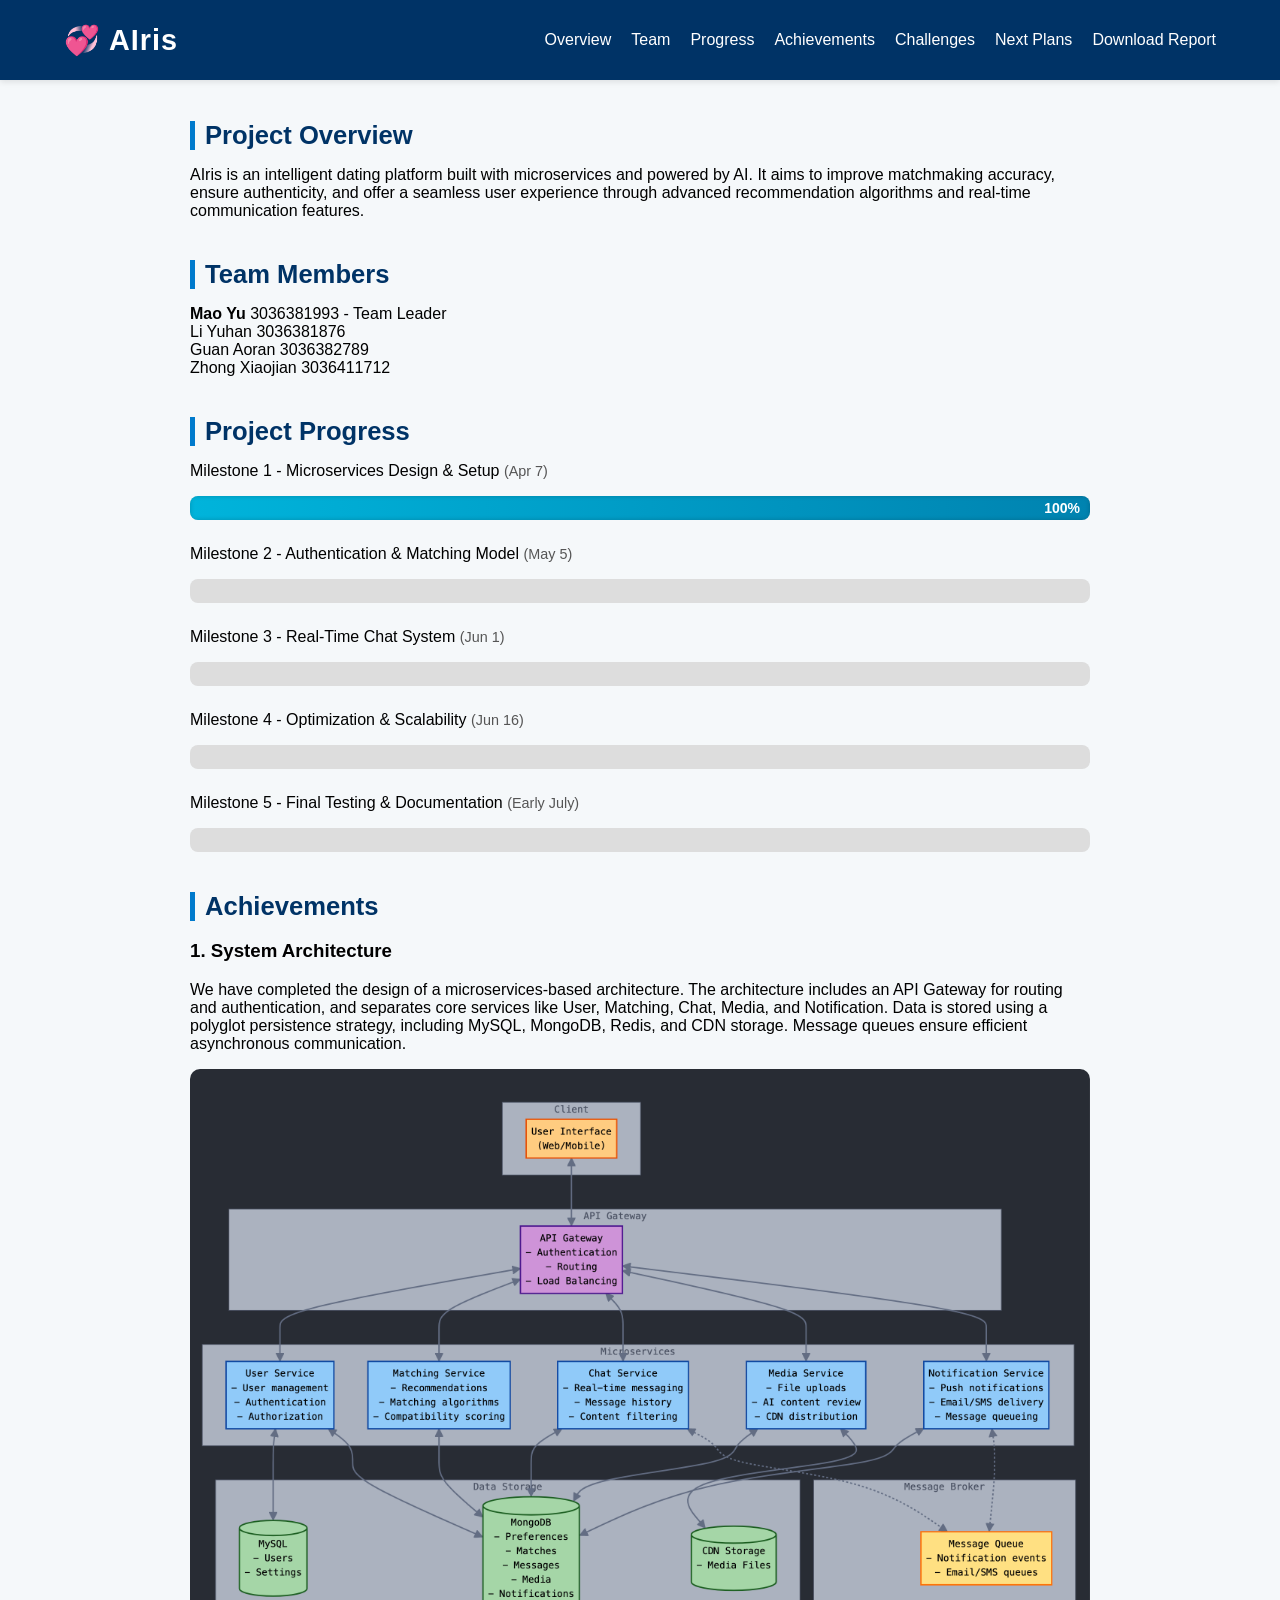
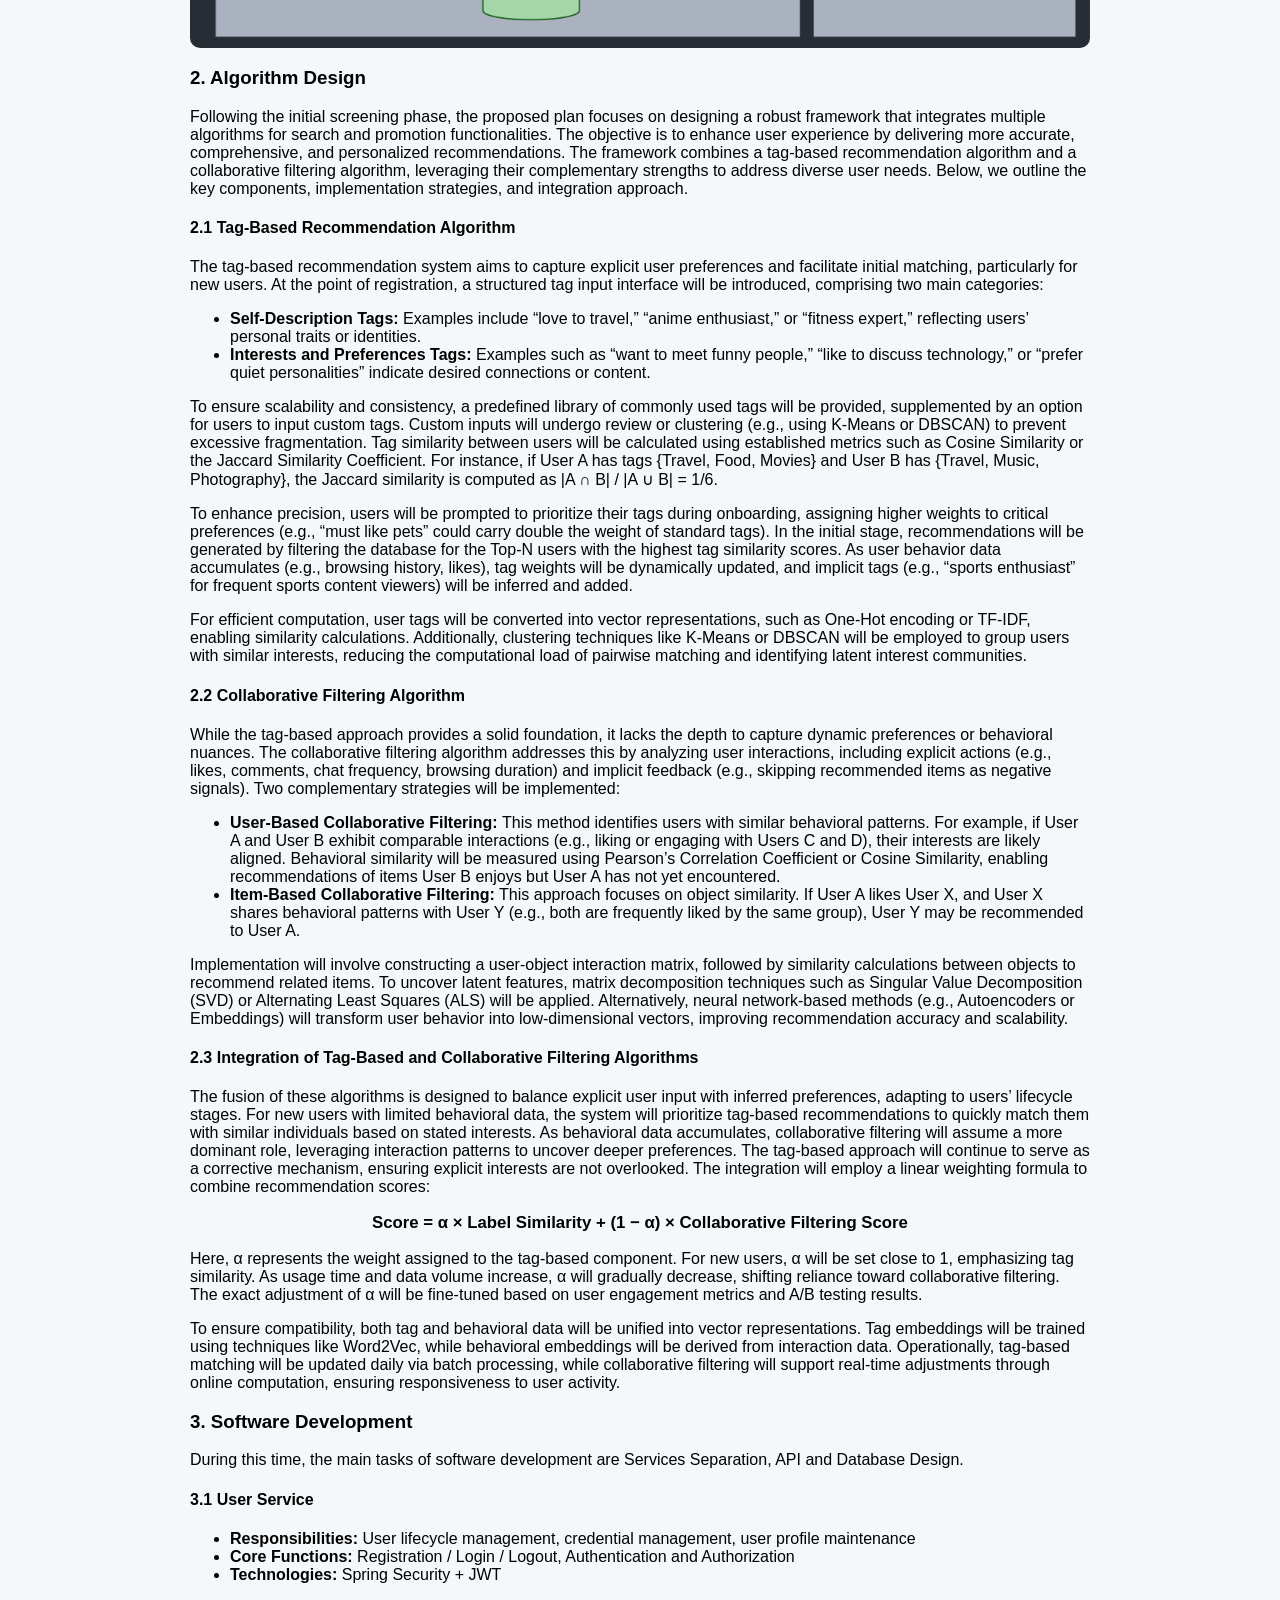
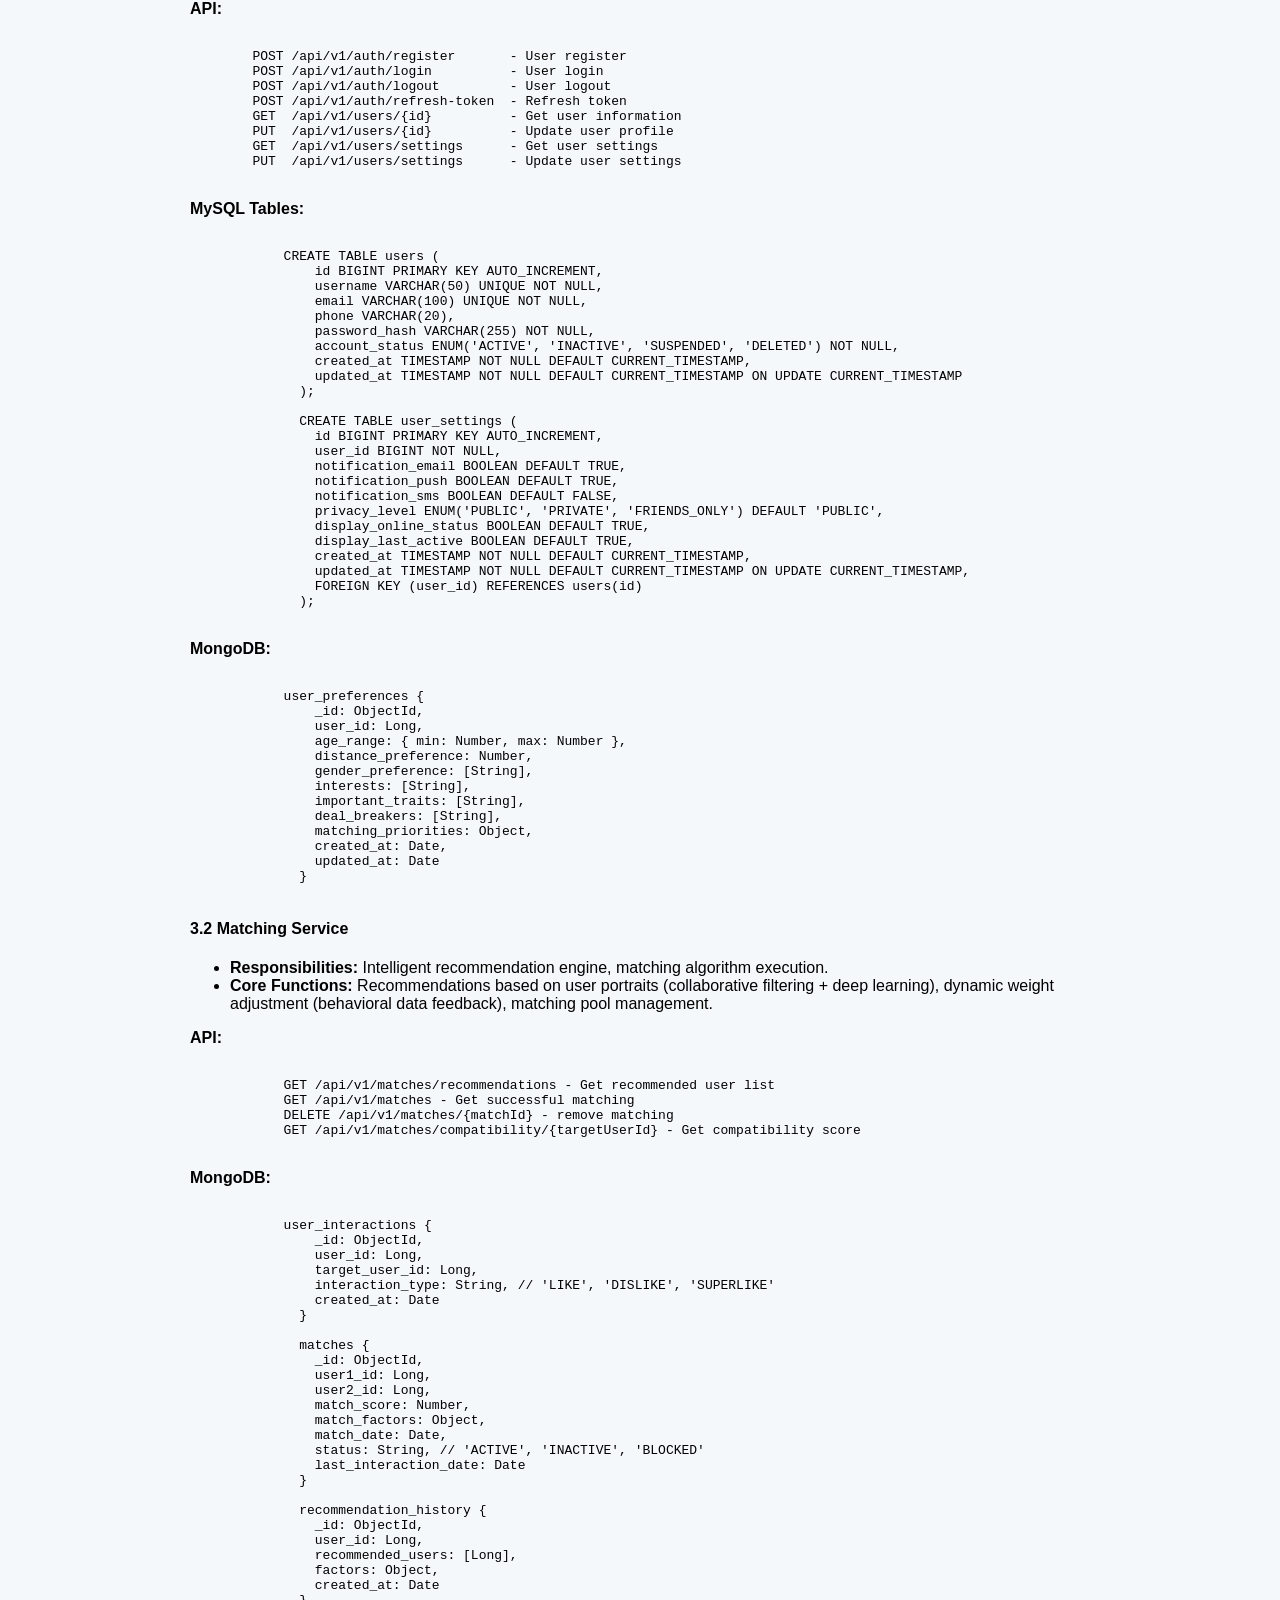
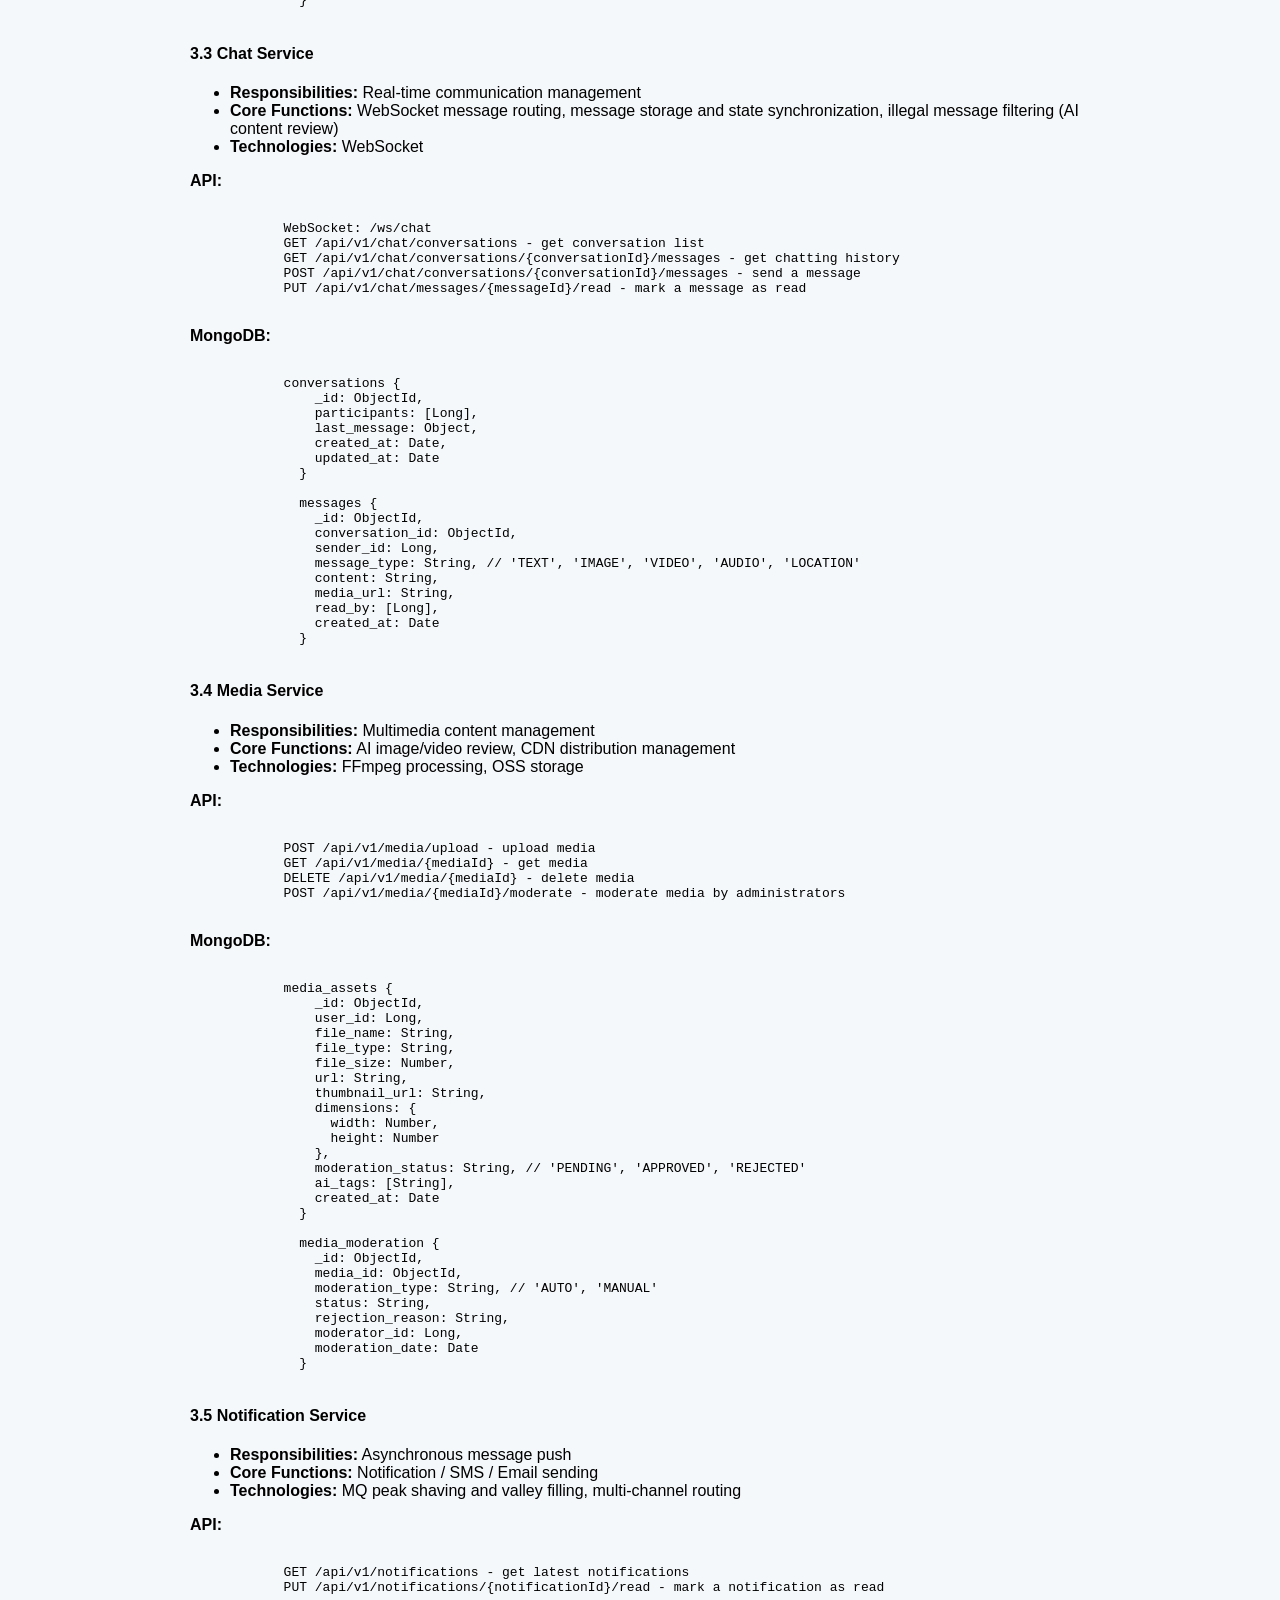
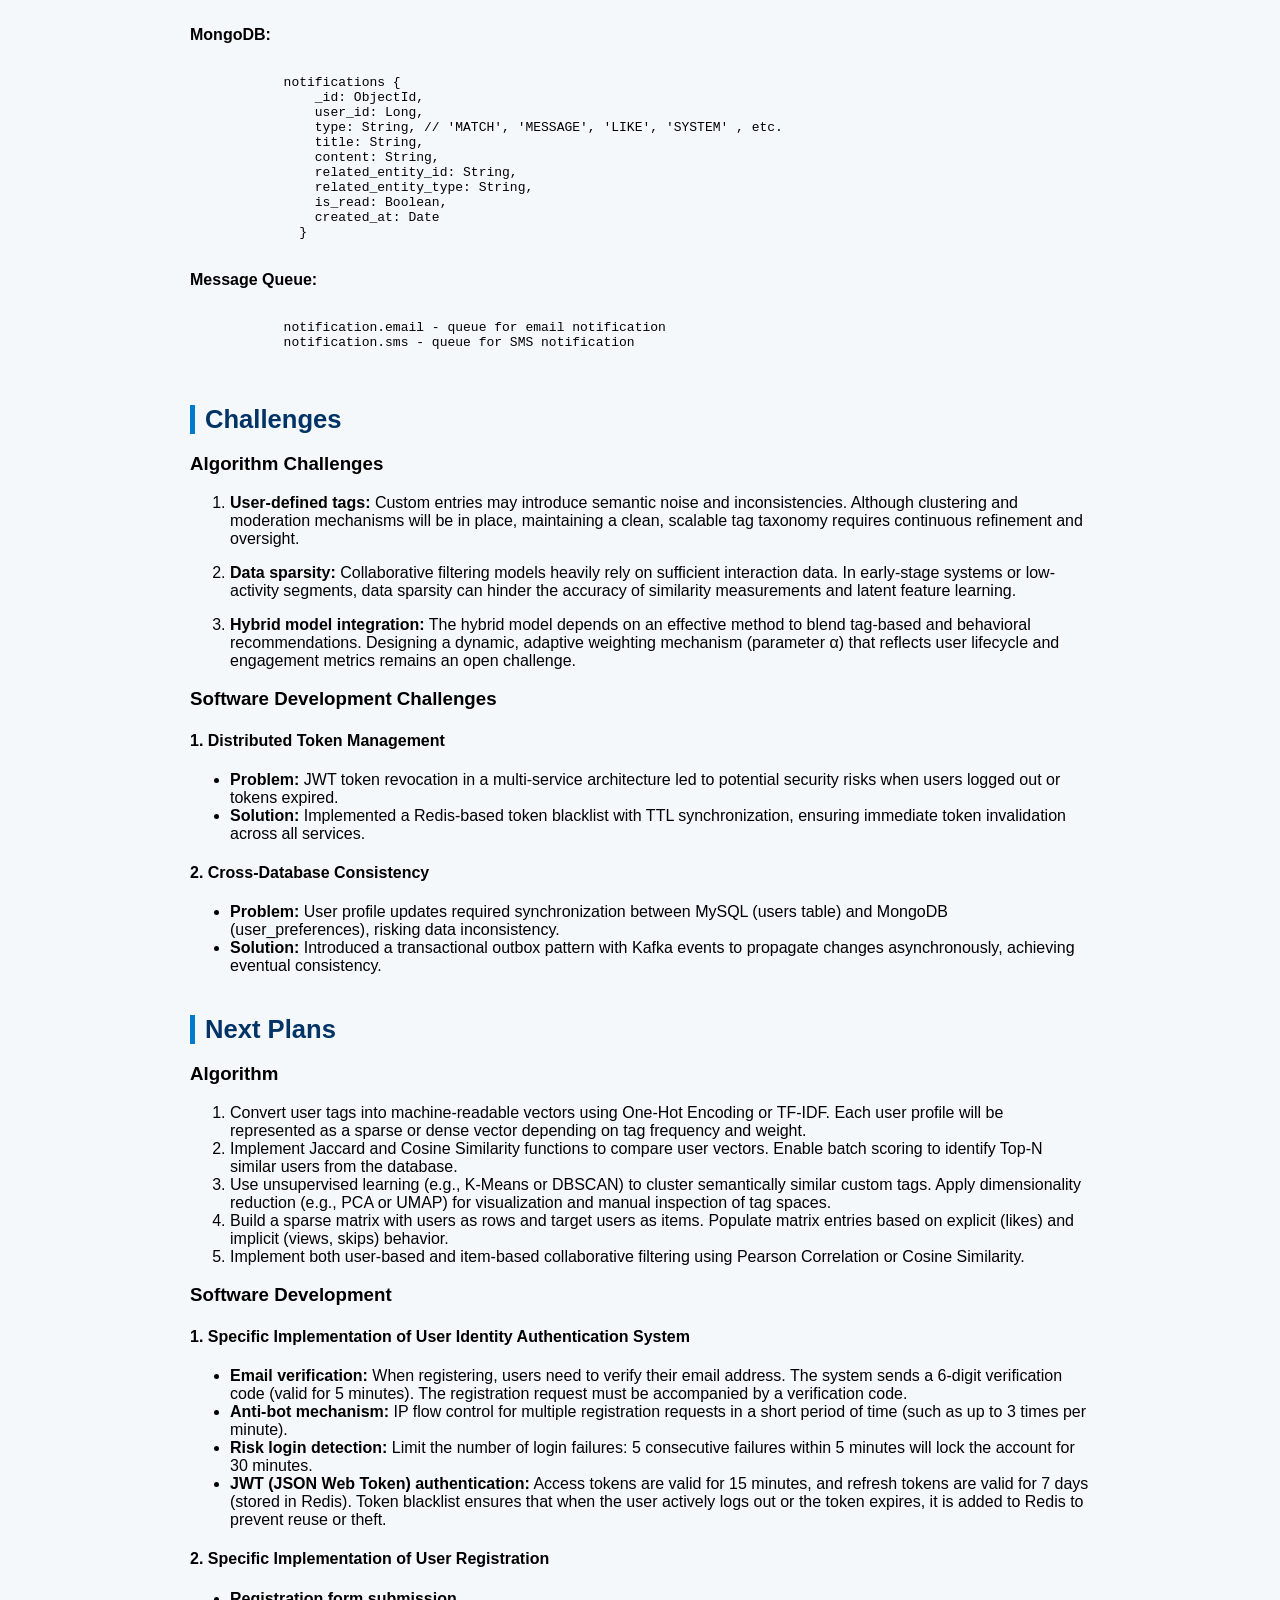
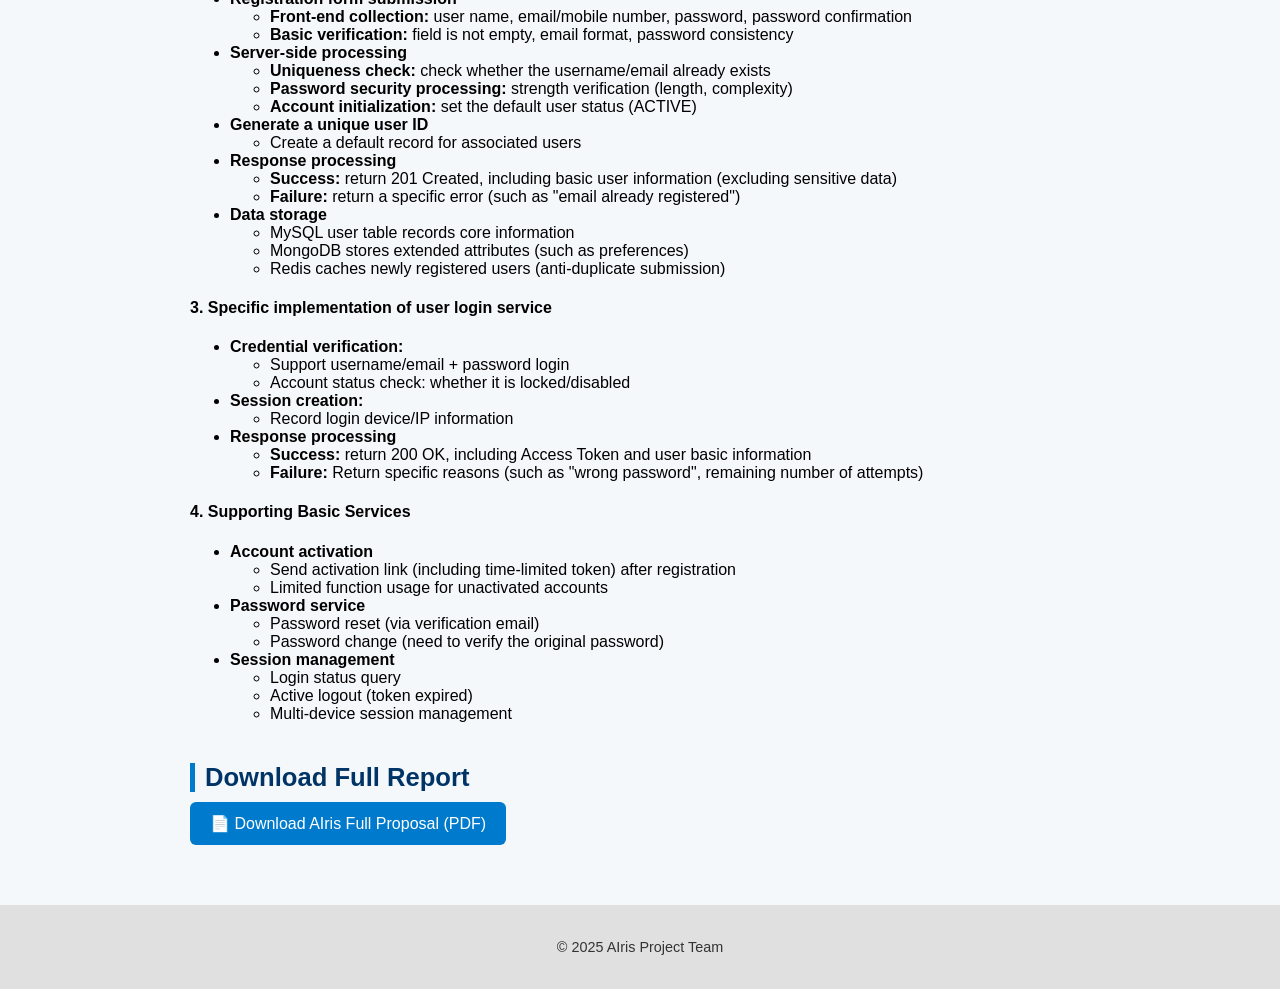
<file: index.html>
<!DOCTYPE html>
<html lang="en">
<head>
  <meta charset="UTF-8" />
  <meta name="viewport" content="width=device-width, initial-scale=1.0"/>
  <title>AIris Project Progress</title>
  <link rel="stylesheet" href="style.css" />
  <script defer src="script.js"></script>
</head>
<body>
  <header>
    <nav>
      <div class="logo">💞 AIris</div>
      <div class="menu-toggle">
        <span></span>
        <span></span>
        <span></span>
      </div>
      <ul>
        <li><a href="#overview">Overview</a></li>
        <li><a href="#team">Team</a></li>
        <li><a href="#progress">Progress</a></li>
        <li><a href="#achievements">Achievements</a></li>
        <li><a href="#challenges">Challenges</a></li>
        <li><a href="#next-plan">Next Plans</a></li>
        <li><a href="#report"> Download Report</a></li>
      </ul>
    </nav>
  </header>

  <main class="container">
    <section id="overview">
      <h2>Project Overview</h2>
      <p>AIris is an intelligent dating platform built with microservices and powered by AI. It aims to improve matchmaking accuracy, ensure authenticity, and offer a seamless user experience through advanced recommendation algorithms and real-time communication features.</p>
    </section>

    <section id="team">
        <h2>Team Members</h2>
        <ul class="team">
          <li><strong>Mao Yu </strong>3036381993 - Team Leader</li>
          <li>Li Yuhan 3036381876</li>
          <li>Guan Aoran 3036382789</li>
          <li>Zhong Xiaojian 3036411712</li>
        </ul>
      </section>

    <section id="progress">
        <h2>Project Progress</h2>
  
        <div class="milestone">
          <p>Milestone 1 - Microservices Design & Setup <span class="time"> (Apr 7)</span></p>
          <div class="progress-bar"><div data-percentage="100"><span></span></div></div>
        </div>
        <div class="milestone">
          <p>Milestone 2 - Authentication & Matching Model <span class="time">(May 5)</span></p>
          <div class="progress-bar"><div data-percentage="0"><span></span></div></div>
        </div>
        <div class="milestone">
          <p>Milestone 3 - Real-Time Chat System <span class="time">(Jun 1)</span></p>
          <div class="progress-bar"><div data-percentage="0"><span></span></div></div>
        </div>
        <div class="milestone">
          <p>Milestone 4 - Optimization & Scalability <span class="time">(Jun 16)</span></p>
          <div class="progress-bar"><div data-percentage="0"><span></span></div></div>
        </div>
        <div class="milestone">
          <p>Milestone 5 - Final Testing & Documentation <span class="time">(Early July)</span></p>
          <div class="progress-bar"><div data-percentage="0"><span></span></div></div>
        </div>
      </section>

    <section id="achievements">
        <h2>Achievements</h2>
      
        <h3>1. System Architecture</h3>
        <p>We have completed the design of a microservices-based architecture. The architecture includes an API Gateway for routing and authentication, and separates core services like User, Matching, Chat, Media, and Notification. Data is stored using a polyglot persistence strategy, including MySQL, MongoDB, Redis, and CDN storage. Message queues ensure efficient asynchronous communication.</p>
      
        <div class="diagram">
            <img src="architecture.png" alt="System Architecture Diagram"
                 style="max-width: 100%; height: auto; display: block; margin: 0 auto; border-radius: 10px;" />
        </div>
      
        <h3>2. Algorithm Design</h3>
        <p>Following the initial screening phase, the proposed plan focuses on designing a robust framework that integrates multiple algorithms for search and promotion functionalities. The objective is to enhance user experience by delivering more accurate, comprehensive, and personalized recommendations. The framework combines a tag-based recommendation algorithm and a collaborative filtering algorithm, leveraging their complementary strengths to address diverse user needs. Below, we outline the key components, implementation strategies, and integration approach.</p>

        <h4>2.1 Tag-Based Recommendation Algorithm</h4>
        <p>The tag-based recommendation system aims to capture explicit user preferences and facilitate initial matching, particularly for new users. At the point of registration, a structured tag input interface will be introduced, comprising two main categories:</p>
        <ul>
        <li>
            <strong>Self-Description Tags:</strong> Examples include “love to travel,” “anime enthusiast,” or “fitness expert,” reflecting users’ personal traits or identities.
        </li>
        <li>
            <strong>Interests and Preferences Tags:</strong> Examples such as “want to meet funny people,” “like to discuss technology,” or “prefer quiet personalities” indicate desired connections or content.
        </li>
        </ul>
        <p>To ensure scalability and consistency, a predefined library of commonly used tags will be provided, supplemented by an option for users to input custom tags. Custom inputs will undergo review or clustering (e.g., using K-Means or DBSCAN) to prevent excessive fragmentation. Tag similarity between users will be calculated using established metrics such as Cosine Similarity or the Jaccard Similarity Coefficient. For instance, if User A has tags {Travel, Food, Movies} and User B has {Travel, Music, Photography}, the Jaccard similarity is computed as |A ∩ B| / |A ∪ B| = 1/6.</p>
        <p>To enhance precision, users will be prompted to prioritize their tags during onboarding, assigning higher weights to critical preferences (e.g., “must like pets” could carry double the weight of standard tags). In the initial stage, recommendations will be generated by filtering the database for the Top-N users with the highest tag similarity scores. As user behavior data accumulates (e.g., browsing history, likes), tag weights will be dynamically updated, and implicit tags (e.g., “sports enthusiast” for frequent sports content viewers) will be inferred and added.</p>
        <p>For efficient computation, user tags will be converted into vector representations, such as One-Hot encoding or TF-IDF, enabling similarity calculations. Additionally, clustering techniques like K-Means or DBSCAN will be employed to group users with similar interests, reducing the computational load of pairwise matching and identifying latent interest communities.</p>
        

        <h4>2.2 Collaborative Filtering Algorithm</h4>
        <p>While the tag-based approach provides a solid foundation, it lacks the depth to capture dynamic preferences or behavioral nuances. The collaborative filtering algorithm addresses this by analyzing user interactions, including explicit actions (e.g., likes, comments, chat frequency, browsing duration) and implicit feedback (e.g., skipping recommended items as negative signals). Two complementary strategies will be implemented:</p>
        <ul>
        <li>
            <strong>User-Based Collaborative Filtering: </strong> This method identifies users with similar behavioral patterns. For example, if User A and User B exhibit comparable interactions (e.g., liking or engaging with Users C and D), their interests are likely aligned. Behavioral similarity will be measured using Pearson’s Correlation Coefficient or Cosine Similarity, enabling recommendations of items User B enjoys but User A has not yet encountered.
        </li>
        <li>
            <strong>Item-Based Collaborative Filtering:</strong> This approach focuses on object similarity. If User A likes User X, and User X shares behavioral patterns with User Y (e.g., both are frequently liked by the same group), User Y may be recommended to User A.
        </li>
        </ul>
        <p>Implementation will involve constructing a user-object interaction matrix, followed by similarity calculations between objects to recommend related items. To uncover latent features, matrix decomposition techniques such as Singular Value Decomposition (SVD) or Alternating Least Squares (ALS) will be applied. Alternatively, neural network-based methods (e.g., Autoencoders or Embeddings) will transform user behavior into low-dimensional vectors, improving recommendation accuracy and scalability. </p>
        
        <h4>2.3 Integration of Tag-Based and Collaborative Filtering Algorithms</h4>
        <p>The fusion of these algorithms is designed to balance explicit user input with inferred preferences, adapting to users’ lifecycle stages. For new users with limited behavioral data, the system will prioritize tag-based recommendations to quickly match them with similar individuals based on stated interests. As behavioral data accumulates, collaborative filtering will assume a more dominant role, leveraging interaction patterns to uncover deeper preferences. The tag-based approach will continue to serve as a corrective mechanism, ensuring explicit interests are not overlooked. The integration will employ a linear weighting formula to combine recommendation scores:</p>
        <p style="text-align: center; font-weight: bold; font-size: 1.05em;">
            Score = α × Label Similarity + (1 − α) × Collaborative Filtering Score
        </p> 
        <p>Here, α represents the weight assigned to the tag-based component. For new users, α will be set close to 1, emphasizing tag similarity. As usage time and data volume increase, α will gradually decrease, shifting reliance toward collaborative filtering. The exact adjustment of α will be fine-tuned based on user engagement metrics and A/B testing results.</p>
        <p>To ensure compatibility, both tag and behavioral data will be unified into vector representations. Tag embeddings will be trained using techniques like Word2Vec, while behavioral embeddings will be derived from interaction data. Operationally, tag-based matching will be updated daily via batch processing, while collaborative filtering will support real-time adjustments through online computation, ensuring responsiveness to user activity.</p>
        


      
        <h3>3. Software Development</h3>
        <p>During this time, the main tasks of software development are Services Separation, API and Database Design.</p>
        <h4>3.1 User Service</h4>
        <ul>
            <li><strong>Responsibilities:</strong> User lifecycle management, credential management, user profile maintenance</li>
            <li><strong>Core Functions:</strong> Registration / Login / Logout, Authentication and Authorization</li>
            <li><strong>Technologies:</strong> Spring Security + JWT</li>
        </ul>

        <p><strong>API:</strong></p>
        <pre><code>
        POST /api/v1/auth/register       - User register
        POST /api/v1/auth/login          - User login
        POST /api/v1/auth/logout         - User logout
        POST /api/v1/auth/refresh-token  - Refresh token
        GET  /api/v1/users/{id}          - Get user information
        PUT  /api/v1/users/{id}          - Update user profile
        GET  /api/v1/users/settings      - Get user settings
        PUT  /api/v1/users/settings      - Update user settings
        </code></pre>

        <p><strong>MySQL Tables:</strong></p>
        <pre><code>
            CREATE TABLE users (
                id BIGINT PRIMARY KEY AUTO_INCREMENT,
                username VARCHAR(50) UNIQUE NOT NULL,
                email VARCHAR(100) UNIQUE NOT NULL,
                phone VARCHAR(20),
                password_hash VARCHAR(255) NOT NULL,
                account_status ENUM('ACTIVE', 'INACTIVE', 'SUSPENDED', 'DELETED') NOT NULL,
                created_at TIMESTAMP NOT NULL DEFAULT CURRENT_TIMESTAMP,
                updated_at TIMESTAMP NOT NULL DEFAULT CURRENT_TIMESTAMP ON UPDATE CURRENT_TIMESTAMP
              );
              
              CREATE TABLE user_settings (
                id BIGINT PRIMARY KEY AUTO_INCREMENT,
                user_id BIGINT NOT NULL,
                notification_email BOOLEAN DEFAULT TRUE,
                notification_push BOOLEAN DEFAULT TRUE,
                notification_sms BOOLEAN DEFAULT FALSE,
                privacy_level ENUM('PUBLIC', 'PRIVATE', 'FRIENDS_ONLY') DEFAULT 'PUBLIC',
                display_online_status BOOLEAN DEFAULT TRUE,
                display_last_active BOOLEAN DEFAULT TRUE,
                created_at TIMESTAMP NOT NULL DEFAULT CURRENT_TIMESTAMP,
                updated_at TIMESTAMP NOT NULL DEFAULT CURRENT_TIMESTAMP ON UPDATE CURRENT_TIMESTAMP,
                FOREIGN KEY (user_id) REFERENCES users(id)
              );
        </code></pre>
        <p><strong>MongoDB:</strong></p>
        <pre><code>
            user_preferences {
                _id: ObjectId,
                user_id: Long,
                age_range: { min: Number, max: Number },
                distance_preference: Number,
                gender_preference: [String],
                interests: [String],
                important_traits: [String],
                deal_breakers: [String],
                matching_priorities: Object,
                created_at: Date,
                updated_at: Date
              }              
        </code></pre>

        <h4>3.2 Matching Service</h4>
        <ul>
            <li><strong>Responsibilities:</strong> Intelligent recommendation engine, matching algorithm execution.</li>
            <li><strong>Core Functions:</strong> Recommendations based on user portraits (collaborative filtering + deep learning), dynamic weight adjustment (behavioral data feedback), matching pool management.</li>
        </ul>
        <p><strong>API:</strong></p>
        <pre><code>
            GET /api/v1/matches/recommendations - Get recommended user list
            GET /api/v1/matches - Get successful matching
            DELETE /api/v1/matches/{matchId} - remove matching
            GET /api/v1/matches/compatibility/{targetUserId} - Get compatibility score            
        </code></pre>
        <p><strong>MongoDB:</strong></p>
        <pre><code>
            user_interactions {
                _id: ObjectId,
                user_id: Long,
                target_user_id: Long,
                interaction_type: String, // 'LIKE', 'DISLIKE', 'SUPERLIKE'
                created_at: Date
              }
              
              matches {
                _id: ObjectId,
                user1_id: Long,
                user2_id: Long,
                match_score: Number,
                match_factors: Object,
                match_date: Date,
                status: String, // 'ACTIVE', 'INACTIVE', 'BLOCKED'
                last_interaction_date: Date
              }
              
              recommendation_history {
                _id: ObjectId,
                user_id: Long,
                recommended_users: [Long],
                factors: Object,
                created_at: Date
              }                         
        </code></pre>
      
        <h4>3.3 Chat Service</h4>
        <ul>
            <li><strong>Responsibilities:</strong> Real-time communication management</li>
            <li><strong>Core Functions:</strong> WebSocket message routing, message storage and state synchronization, illegal message filtering (AI content review)</li>
            <li><strong>Technologies:</strong> WebSocket</li>
          </ul>
        <p><strong>API:</strong></p>
        <pre><code>
            WebSocket: /ws/chat
            GET /api/v1/chat/conversations - get conversation list
            GET /api/v1/chat/conversations/{conversationId}/messages - get chatting history
            POST /api/v1/chat/conversations/{conversationId}/messages - send a message
            PUT /api/v1/chat/messages/{messageId}/read - mark a message as read
        </code></pre>
        <p><strong>MongoDB:</strong></p>
        <pre><code>
            conversations {
                _id: ObjectId,
                participants: [Long],
                last_message: Object,
                created_at: Date,
                updated_at: Date
              }
              
              messages {
                _id: ObjectId,
                conversation_id: ObjectId,
                sender_id: Long,
                message_type: String, // 'TEXT', 'IMAGE', 'VIDEO', 'AUDIO', 'LOCATION'
                content: String,
                media_url: String,
                read_by: [Long],
                created_at: Date
              }                        
        </code></pre>

        <h4>3.4 Media Service</h4>
        <ul>
            <li><strong>Responsibilities:</strong> Multimedia content management</li>
            <li><strong>Core Functions:</strong> AI image/video review, CDN distribution management</li>
            <li><strong>Technologies:</strong> FFmpeg processing, OSS storage</li>
          </ul>
        <p><strong>API:</strong></p>
        <pre><code>
            POST /api/v1/media/upload - upload media
            GET /api/v1/media/{mediaId} - get media
            DELETE /api/v1/media/{mediaId} - delete media
            POST /api/v1/media/{mediaId}/moderate - moderate media by administrators
        </code></pre>
        <p><strong>MongoDB:</strong></p>
        <pre><code>
            media_assets {
                _id: ObjectId,
                user_id: Long,
                file_name: String,
                file_type: String,
                file_size: Number,
                url: String,
                thumbnail_url: String,
                dimensions: {
                  width: Number,
                  height: Number
                },
                moderation_status: String, // 'PENDING', 'APPROVED', 'REJECTED'
                ai_tags: [String],
                created_at: Date
              }
              
              media_moderation {
                _id: ObjectId,
                media_id: ObjectId,
                moderation_type: String, // 'AUTO', 'MANUAL'
                status: String,
                rejection_reason: String,
                moderator_id: Long,
                moderation_date: Date
              }                          
        </code></pre>

        <h4>3.5 Notification Service</h4>
        <ul>
            <li><strong>Responsibilities:</strong> Asynchronous message push</li>
            <li><strong>Core Functions:</strong> Notification / SMS / Email sending</li>
            <li><strong>Technologies:</strong> MQ peak shaving and valley filling, multi-channel routing</li>
        </ul>
        <p><strong>API:</strong></p>
        <pre><code>
            GET /api/v1/notifications - get latest notifications
            PUT /api/v1/notifications/{notificationId}/read - mark a notification as read
        </code></pre>
        <p><strong>MongoDB:</strong></p>
        <pre><code>
            notifications {
                _id: ObjectId,
                user_id: Long,
                type: String, // 'MATCH', 'MESSAGE', 'LIKE', 'SYSTEM' , etc.
                title: String,
                content: String,
                related_entity_id: String,
                related_entity_type: String,
                is_read: Boolean,
                created_at: Date
              }              
        </code></pre>
        <p><strong>Message Queue:</strong></p>
        <pre><code>
            notification.email - queue for email notification
            notification.sms - queue for SMS notification      
        </code></pre>
      </section>



      <section id="challenges">
        <h2>Challenges</h2>
      
        <h3>Algorithm Challenges</h3>
        <ol>
          <li>
            <p><strong>User-defined tags:</strong> Custom entries may introduce semantic noise and inconsistencies. Although clustering and moderation mechanisms will be in place, maintaining a clean, scalable tag taxonomy requires continuous refinement and oversight.</p>
          </li>
          <li>
            <p><strong>Data sparsity:</strong> Collaborative filtering models heavily rely on sufficient interaction data. In early-stage systems or low-activity segments, data sparsity can hinder the accuracy of similarity measurements and latent feature learning.</p>
          </li>
          <li>
            <p><strong>Hybrid model integration:</strong> The hybrid model depends on an effective method to blend tag-based and behavioral recommendations. Designing a dynamic, adaptive weighting mechanism (parameter α) that reflects user lifecycle and engagement metrics remains an open challenge.</p>
          </li>
        </ol>
      
        <h3>Software Development Challenges</h3>
      
        <h4>1. Distributed Token Management</h4>
        <ul>
          <li><strong>Problem:</strong> JWT token revocation in a multi-service architecture led to potential security risks when users logged out or tokens expired.</li>
          <li><strong>Solution:</strong> Implemented a Redis-based token blacklist with TTL synchronization, ensuring immediate token invalidation across all services.</li>
        </ul>
      
        <h4>2. Cross-Database Consistency</h4>
        <ul>
          <li><strong>Problem:</strong> User profile updates required synchronization between MySQL (users table) and MongoDB (user_preferences), risking data inconsistency.</li>
          <li><strong>Solution:</strong> Introduced a transactional outbox pattern with Kafka events to propagate changes asynchronously, achieving eventual consistency.</li>
        </ul>
      </section>


    <section id="next-plan">
        <h2>Next Plans</h2>
  
        <h3>Algorithm</h3>
        <ol>
        <li>Convert user tags into machine-readable vectors using One-Hot Encoding or TF-IDF. Each user profile will be represented as a sparse or dense vector depending on tag frequency and weight.</li>
        <li>Implement Jaccard and Cosine Similarity functions to compare user vectors. Enable batch scoring to identify Top-N similar users from the database.</li>
        <li>Use unsupervised learning (e.g., K-Means or DBSCAN) to cluster semantically similar custom tags. Apply dimensionality reduction (e.g., PCA or UMAP) for visualization and manual inspection of tag spaces.</li>
        <li>Build a sparse matrix with users as rows and target users as items. Populate matrix entries based on explicit (likes) and implicit (views, skips) behavior.</li>
        <li>Implement both user-based and item-based collaborative filtering using Pearson Correlation or Cosine Similarity.</li>
        </ol>

        <h3>Software Development</h3>
        <h4>1. Specific Implementation of User Identity Authentication System</h4>
        <ul>
        <li><strong>Email verification:</strong> When registering, users need to verify their email address. The system sends a 6-digit verification code (valid for 5 minutes). The registration request must be accompanied by a verification code.</li>
        <li><strong>Anti-bot mechanism:</strong> IP flow control for multiple registration requests in a short period of time (such as up to 3 times per minute).</li>
        <li><strong>Risk login detection:</strong> Limit the number of login failures: 5 consecutive failures within 5 minutes will lock the account for 30 minutes.</li>
        <li><strong>JWT (JSON Web Token) authentication:</strong> Access tokens are valid for 15 minutes, and refresh tokens are valid for 7 days (stored in Redis). Token blacklist ensures that when the user actively logs out or the token expires, it is added to Redis to prevent reuse or theft.</li>
        </ul>
        <h4>2. Specific Implementation of User Registration</h4>
            <ul>
            <li>
                <strong>Registration form submission</strong>
                <ul>
                <li><strong>Front-end collection:</strong> user name, email/mobile number, password, password confirmation</li>
                <li><strong>Basic verification:</strong> field is not empty, email format, password consistency</li>
                </ul>
            </li>

            <li>
                <strong>Server-side processing</strong>
                <ul>
                <li><strong>Uniqueness check:</strong> check whether the username/email already exists</li>
                <li><strong>Password security processing:</strong> strength verification (length, complexity)</li>
                <li><strong>Account initialization:</strong> set the default user status (ACTIVE)</li>
                </ul>
            </li>

            <li>
                <strong>Generate a unique user ID</strong>
                <ul>
                <li>Create a default record for associated users</li>
                </ul>
            </li>

            <li>
                <strong>Response processing</strong>
                <ul>
                <li><strong>Success:</strong> return 201 Created, including basic user information (excluding sensitive data)</li>
                <li><strong>Failure:</strong> return a specific error (such as "email already registered")</li>
                </ul>
            </li>

            <li>
                <strong>Data storage</strong>
                <ul>
                <li>MySQL user table records core information</li>
                <li>MongoDB stores extended attributes (such as preferences)</li>
                <li>Redis caches newly registered users (anti-duplicate submission)</li>
                </ul>
            </li>
            </ul>

          <h4>3. Specific implementation of user login service</h4>
          <ul>
            <li>
              <strong>Credential verification:</strong>
              <ul>
                <li>Support username/email + password login</li>
                <li>Account status check: whether it is locked/disabled</li>
              </ul>
            </li>
          
            <li>
              <strong>Session creation:</strong>
              <ul>
                <li>Record login device/IP information</li>
              </ul>
            </li>
          
            <li>
              <strong>Response processing</strong>
              <ul>
                <li><strong>Success:</strong> return 200 OK, including Access Token and user basic information</li>
                <li><strong>Failure:</strong> Return specific reasons (such as "wrong password", remaining number of attempts)</li>
              </ul>
            </li>
          </ul>
          <h4>4. Supporting Basic Services</h4>
          <ul>
            <li>
              <strong>Account activation</strong>
              <ul>
                <li>Send activation link (including time-limited token) after registration</li>
                <li>Limited function usage for unactivated accounts</li>
              </ul>
            </li>
          
            <li>
              <strong>Password service</strong>
              <ul>
                <li>Password reset (via verification email)</li>
                <li>Password change (need to verify the original password)</li>
              </ul>
            </li>
          
            <li>
              <strong>Session management</strong>
              <ul>
                <li>Login status query</li>
                <li>Active logout (token expired)</li>
                <li>Multi-device session management</li>
              </ul>
            </li>
          </ul>
      </section>
    

    

    <section id="report">
        <h2>Download Full Report</h2>
        <a class="download-btn" href="report.pdf" download>📄 Download AIris Full Proposal (PDF)</a>
      </section>
    </main>
  
    <footer>
      <p>© 2025 AIris Project Team</p>
    </footer>
  </body>
  </html>
</file>
<file: style.css>
.menu-toggle {
  display: none;
  flex-direction: column;
  justify-content: space-between;
  width: 30px;
  height: 21px;
  cursor: pointer;
  position: absolute;
  right: 20px;
  top: 25px;
}

.menu-toggle span {
  height: 3px;
  width: 100%;
  background-color: white;
  border-radius: 3px;
}

body {
    font-family: 'Segoe UI', sans-serif;
    background-color: #f5f8fa;
    margin: 0;
  }
  
  header {
    background-color: #003366;
    color: white;
    padding: 15px 0;
    position: sticky;
    top: 0;
    z-index: 999;
    box-shadow: 0 2px 6px rgba(0, 0, 0, 0.1);
}
  
  
  nav {
    display: flex;
    justify-content: space-between;
    align-items: center;
    width: 90%;
    margin: auto;
  }
  
  nav .logo {
    font-size: 1.8em;
    font-weight: 700;
    letter-spacing: 1px;
  }
  
  nav ul {
    list-style: none;
    display: flex;
    gap: 20px;
  }
  
  nav ul li a {
    color: white;
    text-decoration: none;
    font-weight: 500;
    transition: color 0.3s;
  }
  
  nav ul li a:hover {
    text-decoration: underline;
    color: #ffccff;
  }
  
  .container {
    max-width: 900px;
    margin: auto;
    padding: 20px;
  }
  
  section {
    margin-bottom: 40px;
    scroll-margin-top: 80px; 
  }
  
  h2 {
    color: #003366;
    font-size: 1.6em;
    border-left: 5px solid #007acc;
    padding-left: 10px;
    margin-bottom: 10px;
  }
  
  ul.team {
    list-style: none;
    padding: 0;
  }
  
  .milestone .time {
    color: #555;
    font-size: 0.9em;
    font-weight: normal;
  }
  
  .progress-bar {
    background-color: #ddd;
    border-radius: 8px;
    overflow: hidden;
    margin: 8px 0 25px;
    height: 24px;
    position: relative;
  }
  
  .progress-bar div {
    background-color: #007acc;
    height: 100%;
    width: 0%;
    transition: width 1.2s ease-in-out;
    position: relative;
    background: linear-gradient(to right, #00b4db, #0083b0);
    box-shadow: inset 0 0 5px rgba(0, 0, 0, 0.2);
  }
  
  .progress-bar div span {
    position: absolute;
    right: 10px;
    color: white;
    font-weight: bold;
    line-height: 24px;
    font-size: 14px;
  }
  
  .download-btn {
    display: inline-block;
    background-color: #007acc;
    color: white;
    padding: 12px 20px;
    text-decoration: none;
    border-radius: 6px;
  }
  
  .download-btn:hover {
    background-color: #005f99;
  }
  
  footer {
    text-align: center;
    padding: 20px;
    background-color: #e0e0e0;
    font-size: 0.9em;
    color: #333;
  }
 /* 横向 Progress Nav */
.progress-nav {
  display: flex;
  justify-content: space-between;
  gap: 10px;
  margin-bottom: 20px;
}

.progress-nav button {
  flex: 1;
  padding: 10px 20px;
  border: none;
  border-radius: 20px;
  background: linear-gradient(to right, #3a8fb7, #569fd3); /* 浅冷静蓝色渐变 */
  color: white;
  font-weight: bold;
  cursor: pointer;
  transition: background-color 0.3s ease, transform 0.2s ease;
}

/* 激活状态 */
.progress-nav button.active {
  background-color: #569fd3;
  transform: scale(1.05);
}

/* 禁用状态 */
.progress-nav button:disabled {
  background: #cccccc !important; /* 强制覆盖渐变 */
  color: #666666 !important;
  cursor: not-allowed;
  box-shadow: none;
  opacity: 0.8;
}






  /* ------- Responsive layout for mobile ------- */
  @media (max-width: 768px) {
    .menu-toggle {
      display: flex;
    }
    
    nav {
      flex-direction: column;
      align-items: flex-start;
    }
    
    nav ul {
      flex-direction: column;
      gap: 10px;
      width: 100%;
      margin-top: 10px;
      display: none; /* 默认隐藏导航菜单 */
    }
    
    nav ul.active {
      display: flex; /* 激活时显示导航菜单 */
    }
    
    nav ul li {
      width: 100%;
    }
    
    nav ul li a {
      display: block;
      padding: 8px 0;
      border-bottom: 1px solid rgba(255, 255, 255, 0.2);
    }
    
    /* 其他移动端样式保持不变 */

    .container {
      padding: 10px;
    }
  
    .progress-bar div span {
      right: 5px;
      font-size: 12px;
    }
  
    h2 {
      font-size: 1.2em;
    }
  
    p, li {
      font-size: 0.95em;
    }
  
    .download-btn {
      width: 100%;
      text-align: center;
      padding: 10px;
      font-size: 0.95em;
    }
  }
</file>
